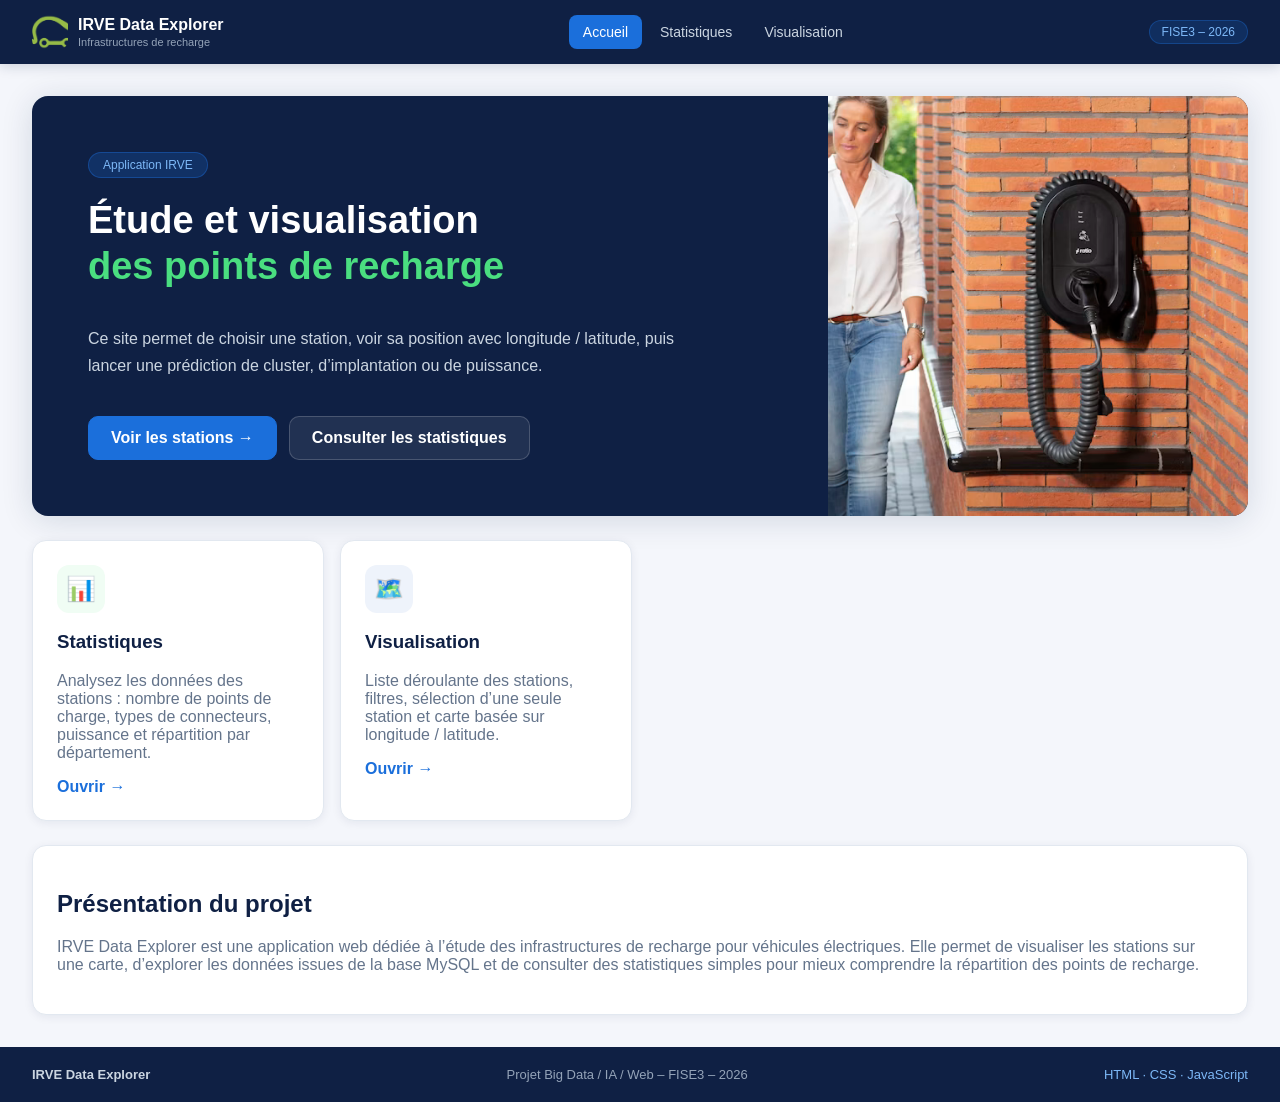
<file: index.html>
<!DOCTYPE html>
<html lang="fr">

<head>
  <meta charset="UTF-8">
  <meta name="viewport" content="width=device-width, initial-scale=1.0">
  <title>Accueil - IRVE Data Explorer</title>
  <link rel="stylesheet" href="assets/css/style.css">
</head>

<body>
  <!-- En-tête commun : logo, navigation et badge du projet -->
  <header class="site-header">
    <div class="header-inner">
      <a class="logo" href="index.html">
        <span class="logo-icon">
          <img src="image/logo.png" alt="Logo IRVE">
        </span>
        <span>
          <strong>IRVE Data Explorer</strong>
          <small>Infrastructures de recharge</small>
        </span>
      </a>

      <button class="menu-button" id="menuButton" type="button">☰</button>

      <nav class="nav" id="mainNav">
        <a class="active" href="index.html">Accueil</a>
        <a href="stats.html">Statistiques</a>
        <a href="visualisation.html">Visualisation</a>
      </nav>

      <span class="header-badge">FISE3 – 2026</span>
    </div>
  </header>

  <!-- Contenu principal : présentation de l'application et accès aux pages -->
  <main class="container">
    <!-- Section d’accueil : présentation rapide du projet -->
    <section class="hero">
      <div class="hero-text">
        <span class="pill">Application IRVE</span>
        <h1>Étude et visualisation<br><span>des points de recharge</span></h1>
        <p>
          Ce site permet de choisir une station, voir sa position avec longitude / latitude,
          puis lancer une prédiction de cluster, d’implantation ou de puissance.
        </p>
        <div class="hero-actions">
          <a class="btn primary" href="visualisation.html">Voir les stations →</a>
          <a class="btn secondary" href="stats.html">Consulter les statistiques</a>
        </div>
      </div>
      <div class="hero-image">
        <img src="image/main.png"
          alt="Borne de recharge électrique">
      </div>
    </section>

    <!-- Cartes de navigation vers les principales fonctionnalités -->
    <section class="cards-grid">
      <article class="feature-card green">
        <div class="feature-icon">📊</div>
        <h3>Statistiques</h3>
        <p>
          Analysez les données des stations : nombre de points de charge,
          types de connecteurs, puissance et répartition par département.
        </p>
        <a href="stats.html">Ouvrir →</a>
      </article>

      <article class="feature-card blue">
        <div class="feature-icon">🗺️</div>
        <h3>Visualisation</h3>
        <p>Liste déroulante des stations, filtres, sélection d’une seule station et carte basée sur longitude /
          latitude.</p>
        <a href="visualisation.html">Ouvrir →</a>
      </article>
    </section>

    <!-- Petit résumé pour expliquer l’objectif du site -->
    <section class="info-box">
      <h2>Présentation du projet</h2>
      <p>
        IRVE Data Explorer est une application web dédiée à l’étude des infrastructures
        de recharge pour véhicules électriques. Elle permet de visualiser les stations
        sur une carte, d’explorer les données issues de la base MySQL et de consulter
        des statistiques simples pour mieux comprendre la répartition des points de recharge.
      </p>
    </section>
  </main>

  <!-- Pied de page avec les informations générales du projet -->
  <footer class="site-footer">
    <div class="footer-inner">
      <span><strong>IRVE Data Explorer</strong></span>
      <span>Projet Big Data / IA / Web – FISE3 – 2026</span>
      <span class="footer-tags">HTML · CSS · JavaScript</span>
    </div>
  </footer>
</body>

</html>
</file>
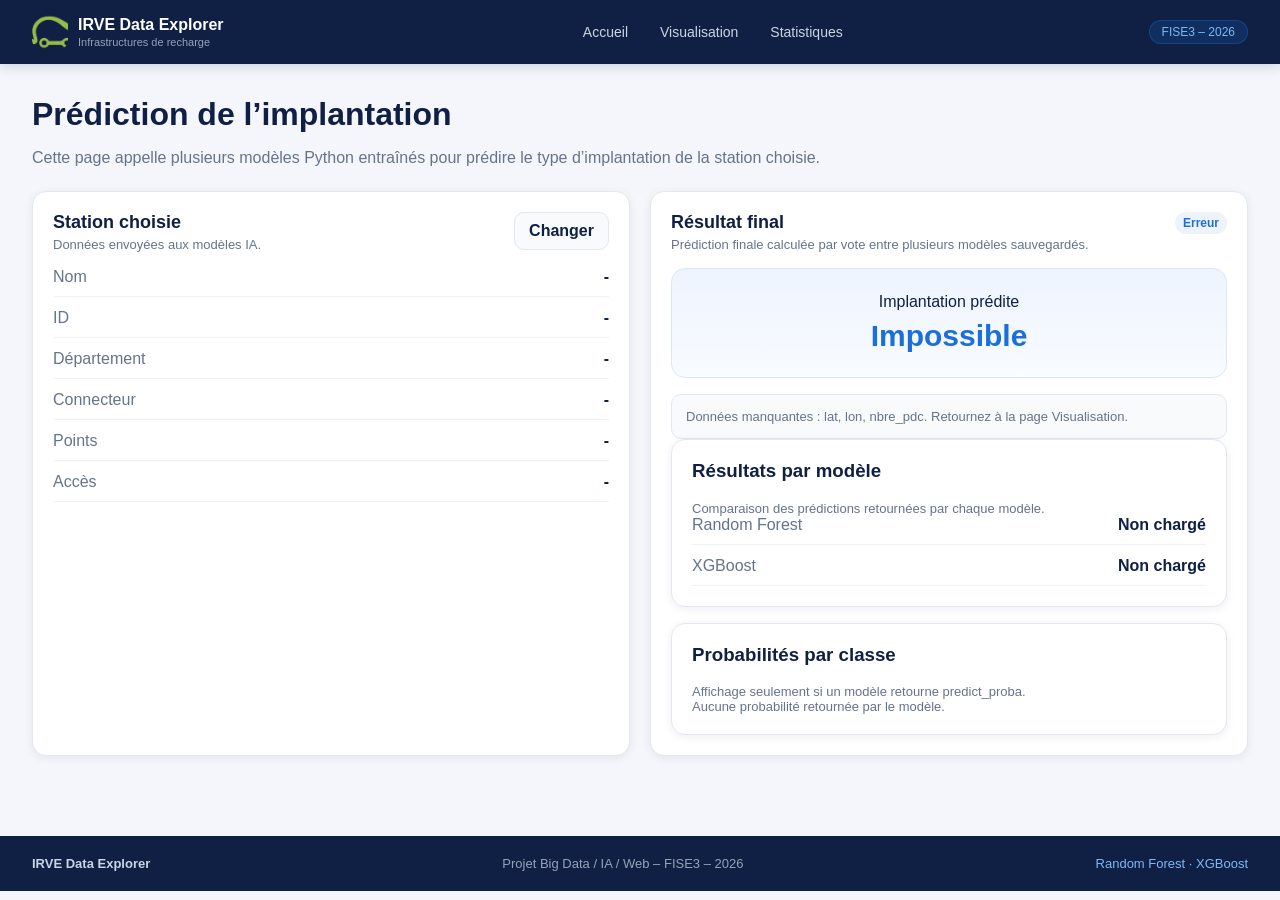
<file: implantation.html>
<!DOCTYPE html>
<html lang="fr">

<head>
  <meta charset="UTF-8">
  <meta name="viewport" content="width=device-width, initial-scale=1.0">
  <title>Prédiction implantation - IRVE Data Explorer</title>
  <link rel="stylesheet" href="assets/css/style.css">
</head>

<body>
  <!-- En-tête commun : logo, navigation et badge du projet -->
  <header class="site-header">
    <div class="header-inner">
      <a class="logo" href="index.html">
        <span class="logo-icon">
          <img src="image/logo.png" alt="Logo IRVE">
        </span>
        <span>
          <strong>IRVE Data Explorer</strong>
          <small>Infrastructures de recharge</small>
        </span>
      </a>

      <button class="menu-button" id="menuButton" type="button">☰</button>

      <nav class="nav" id="mainNav">
        <a href="index.html">Accueil</a>
        <a href="visualisation.html">Visualisation</a>
        <a href="stats.html">Statistiques</a>
      </nav>

      <span class="header-badge">FISE3 – 2026</span>
    </div>
  </header>

  <!-- Contenu principal : prédiction du type d’implantation de la station -->
  <main class="container" id="predictionPage">
    <div class="page-heading">
      <h1>Prédiction de l’implantation</h1>
      <p>Cette page appelle plusieurs modèles Python entraînés pour prédire le type d’implantation de la station
        choisie.</p>
    </div>

    <section class="page-layout">
      <!-- Données de la station utilisées comme entrée pour les modèles -->
      <div class="panel">
        <div class="panel-header">
          <div>
            <h2>Station choisie</h2>
            <p class="panel-note">Données envoyées aux modèles IA.</p>
          </div>
          <a class="btn small" href="visualisation.html">Changer</a>
        </div>

        <div class="station-summary">
          <p><span>Nom</span><strong id="summaryName">-</strong></p>
          <p><span>ID</span><strong id="summaryId">-</strong></p>
          <p><span>Département</span><strong id="summaryDept">-</strong></p>
          <p><span>Connecteur</span><strong id="summaryConnector">-</strong></p>
          <p><span>Points</span><strong id="summaryPoints">-</strong></p>
          <p><span>Accès</span><strong id="summaryAccess">-</strong></p>
        </div>
      </div>

      <!-- Zone de sortie : résultat final et détails par modèle -->
      <div class="panel prediction-result-panel">
        <div class="panel-header">
          <div>
            <h2>Résultat final</h2>
            <p class="panel-note">Prédiction finale calculée par vote entre plusieurs modèles sauvegardés.</p>
          </div>
          <span class="badge blue" id="predictionStatusBadge">Chargement</span>
        </div>

        <div class="main-result implantation-main-card">
          <span>Implantation prédite</span>
          <strong id="implantationMainResult">Chargement...</strong>
        </div>

        <div class="note-simple" id="implantationStatus">
          Appel des modèles Python en cours...
        </div>

        <!-- Comparaison rapide des modèles utilisés pour la prédiction -->
        <div class="sub-panel prediction-models-panel">
          <h3>Résultats par modèle</h3>
          <p class="panel-note">Comparaison des prédictions retournées par chaque modèle.</p>

          <div class="method-list" id="modelResultsList">
            <div><span>Random Forest</span><strong>-</strong></div>
            <div><span>XGBoost</span><strong>-</strong></div>
          </div>
        </div>

        <!-- Les probabilités sont affichées seulement si le modèle les fournit -->
        <div class="sub-panel prediction-proba-panel">
          <h3>Probabilités par classe</h3>
          <p class="panel-note">Affichage seulement si un modèle retourne predict_proba.</p>
          <div class="progress-list" id="probabilityList">
            <p class="panel-note">Chargement...</p>
          </div>
        </div>
      </div>
    </section>
  </main>

  <!-- Pied de page avec les informations générales du projet -->
  <footer class="site-footer">
    <div class="footer-inner">
      <span><strong>IRVE Data Explorer</strong></span>
      <span>Projet Big Data / IA / Web – FISE3 – 2026</span>
      <span class="footer-tags">Random Forest · XGBoost</span>
    </div>
  </footer>

  <!-- Scripts utilisés pour charger les données et gérer les interactions -->
  <script src="assets/js/prediction_implantation.js"></script>
</body>

</html>
</file>
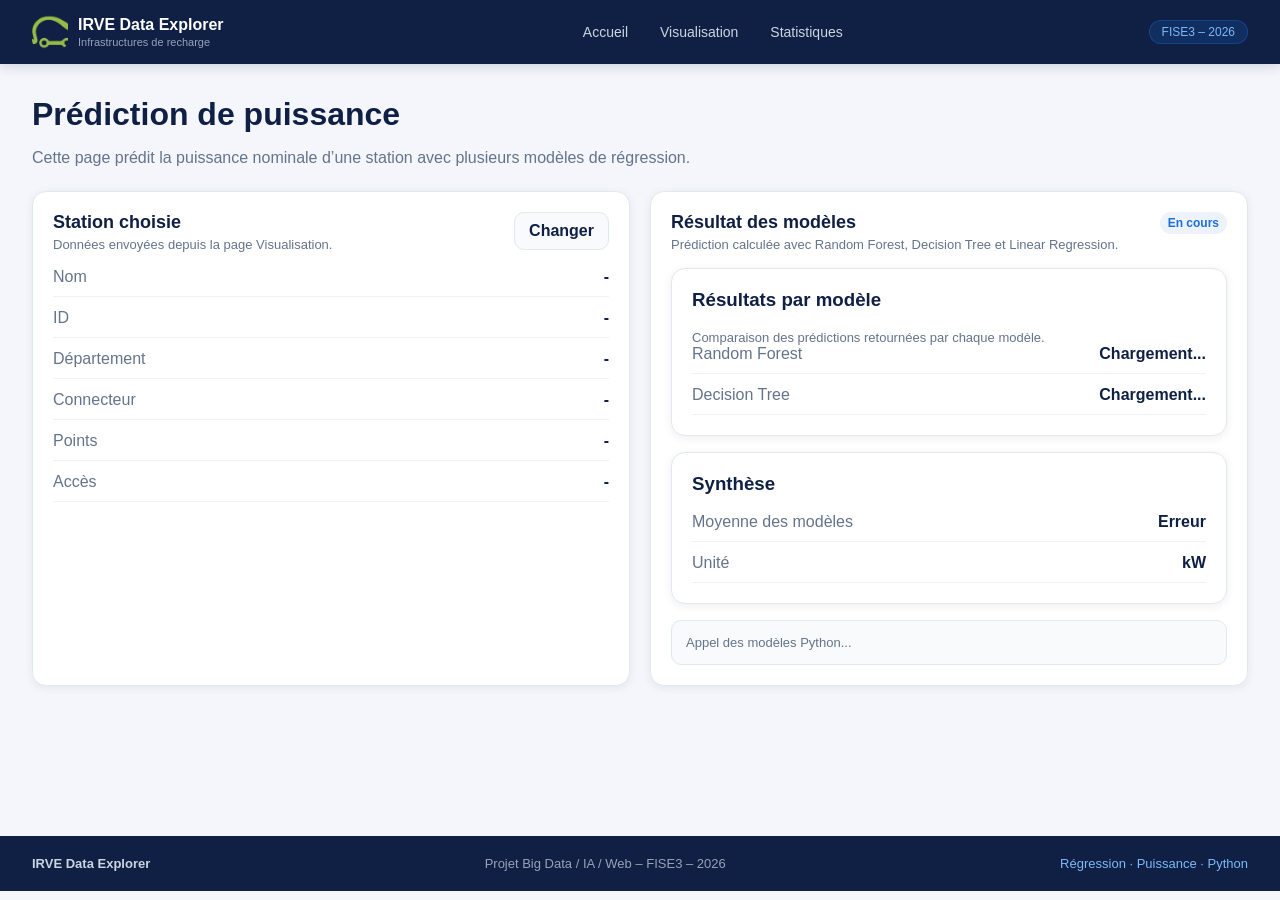
<file: puissance.html>
<!DOCTYPE html>
<html lang="fr">

<head>
  <meta charset="UTF-8">
  <meta name="viewport" content="width=device-width, initial-scale=1.0">
  <title>Prédiction puissance - IRVE Data Explorer</title>
  <link rel="stylesheet" href="assets/css/style.css">
</head>

<body>
  <!-- En-tête commun : logo, navigation et badge du projet -->
  <header class="site-header">
    <div class="header-inner">
      <a class="logo" href="index.html">
        <span class="logo-icon">
          <img src="image/logo.png" alt="Logo IRVE">
        </span>
        <span>
          <strong>IRVE Data Explorer</strong>
          <small>Infrastructures de recharge</small>
        </span>
      </a>

      <button class="menu-button" id="menuButton" type="button">☰</button>

      <nav class="nav" id="mainNav">
        <a href="index.html">Accueil</a>
        <a href="visualisation.html">Visualisation</a>
        <a href="stats.html">Statistiques</a>
      </nav>

      <span class="header-badge">FISE3 – 2026</span>
    </div>
  </header>

  <!-- Contenu principal : prédiction de la puissance nominale -->
  <main class="container" id="puissancePage">
    <div class="page-heading">
      <h1>Prédiction de puissance</h1>
      <p>Cette page prédit la puissance nominale d’une station avec plusieurs modèles de régression.</p>
    </div>

    <section class="page-layout">
      <!-- Informations de la station sélectionnée dans la page Visualisation -->
      <!-- Résultats retournés par les modèles de régression -->
      <div class="panel">
        <div class="panel-header">
          <div>
            <h2>Station choisie</h2>
            <p class="panel-note">Données envoyées depuis la page Visualisation.</p>
          </div>
          <a class="btn small" href="visualisation.html">Changer</a>
        </div>

        <div class="station-summary">
          <p><span>Nom</span><strong id="summaryName">-</strong></p>
          <p><span>ID</span><strong id="summaryId">-</strong></p>
          <p><span>Département</span><strong id="summaryDept">-</strong></p>
          <p><span>Connecteur</span><strong id="summaryConnector">-</strong></p>
          <p><span>Points</span><strong id="summaryPoints">-</strong></p>
          <p><span>Accès</span><strong id="summaryAccess">-</strong></p>
        </div>
      </div>

      <div class="panel">
        <div class="panel-header">
          <div>
            <h2>Résultat des modèles</h2>
            <p class="panel-note">Prédiction calculée avec Random Forest, Decision Tree et Linear Regression.</p>
          </div>
          <span class="badge blue" id="powerStatusBadge">Chargement</span>
        </div>

        <!-- Détail des valeurs prédites par chaque modèle -->
        <div class="sub-panel prediction-models-panel">
          <h3>Résultats par modèle</h3>
          <p class="panel-note">Comparaison des prédictions retournées par chaque modèle.</p>

          <div class="method-list" id="powerModelResultsList">
            <div><span>Random Forest</span><strong>Chargement...</strong></div>
            <div><span>Decision Tree</span><strong>Chargement...</strong></div>
          </div>
        </div>

        <!-- Synthèse finale utilisée pour afficher une valeur simple à l’utilisateur -->
        <div class="sub-panel prediction-models-panel" style="margin-top:16px;">
          <h3>Synthèse</h3>
          <div class="method-list">
            <div><span>Moyenne des modèles</span><strong id="averagePowerResult">-</strong></div>
            <div><span>Unité</span><strong id="powerUnitResult">kW</strong></div>
          </div>
        </div>

        <div class="note-simple" id="powerStatus">
          Appel des modèles Python en cours...
        </div>
      </div>
    </section>
  </main>

  <!-- Pied de page avec les informations générales du projet -->
  <footer class="site-footer">
    <div class="footer-inner">
      <span><strong>IRVE Data Explorer</strong></span>
      <span>Projet Big Data / IA / Web – FISE3 – 2026</span>
      <span class="footer-tags">Régression · Puissance · Python</span>
    </div>
  </footer>

  <!-- Scripts utilisés pour charger les données et gérer les interactions -->
  <script src="assets/js/prediction_puissance.js"></script>
</body>

</html>
</file>
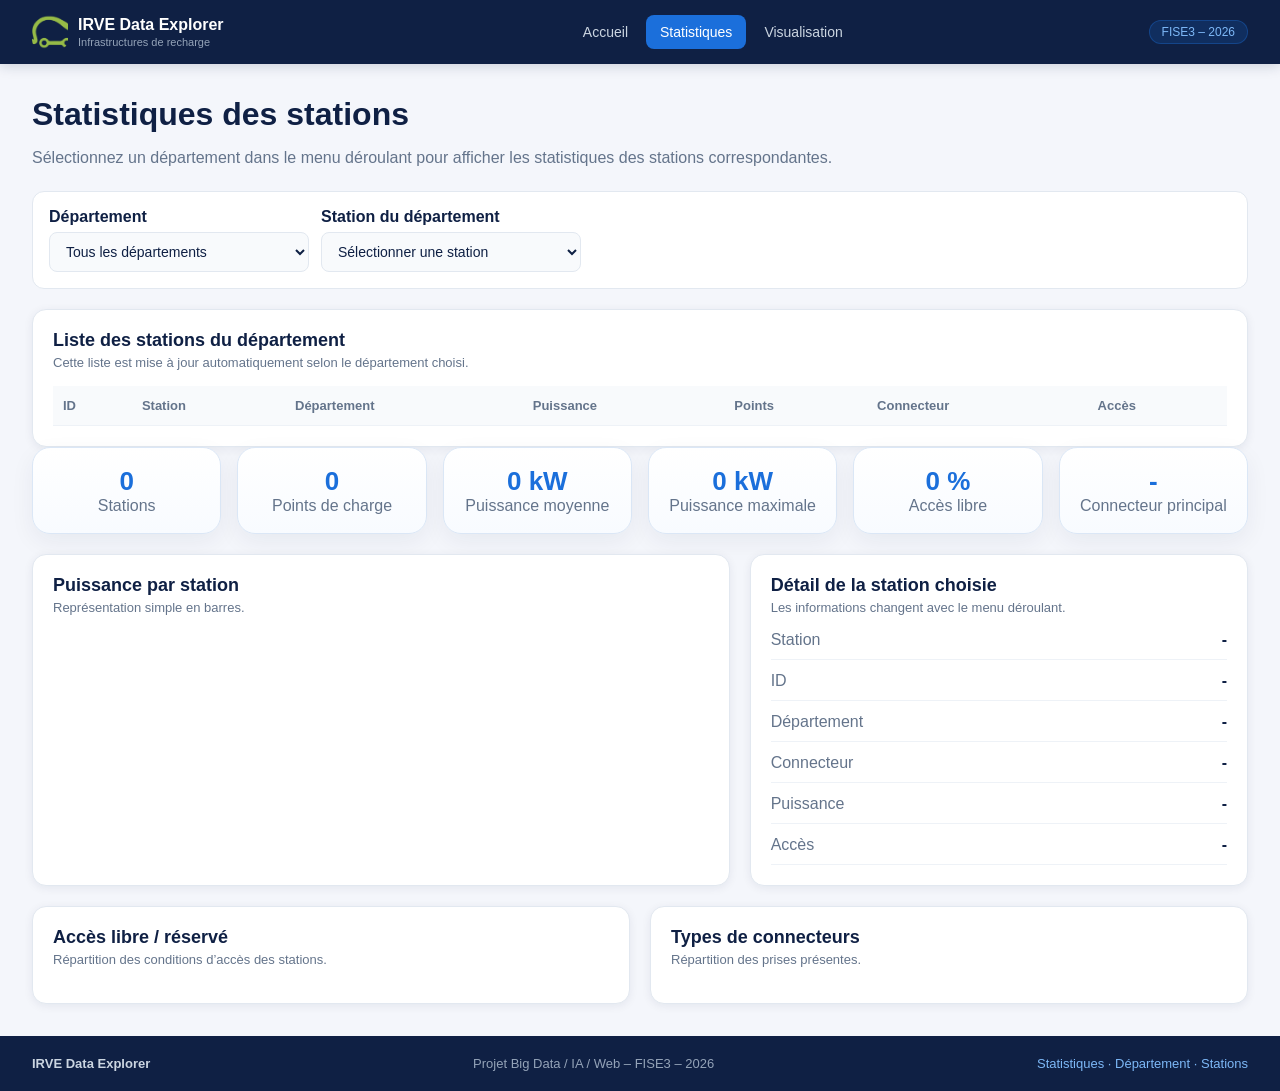
<file: stats.html>
<!DOCTYPE html>
<html lang="fr">

<head>
  <meta charset="UTF-8">
  <meta name="viewport" content="width=device-width, initial-scale=1.0">
  <title>Statistiques - IRVE Data Explorer</title>
  <link rel="stylesheet" href="assets/css/style.css">
</head>

<body>
  <!-- En-tête commun : logo, navigation et badge du projet -->
  <header class="site-header">
    <div class="header-inner">
      <a class="logo" href="index.html">
        <span class="logo-icon">
          <img src="image/logo.png" alt="Logo IRVE">
        </span>
        <span>
          <strong>IRVE Data Explorer</strong>
          <small>Infrastructures de recharge</small>
        </span>
      </a>

      <button class="menu-button" id="menuButton" type="button">☰</button>

      <nav class="nav" id="mainNav">
        <a href="index.html">Accueil</a>
        <a class="active" href="stats.html">Statistiques</a>
        <a href="visualisation.html">Visualisation</a>
      </nav>

      <span class="header-badge">FISE3 – 2026</span>
    </div>
  </header>

  <!-- Contenu principal : statistiques et détails des stations -->
  <main class="container" id="statsPage">
    <div class="page-heading">
      <h1>Statistiques des stations</h1>
      <p>Sélectionnez un département dans le menu déroulant pour afficher les statistiques des stations correspondantes.
      </p>
    </div>

    <!-- Filtres pour choisir le département et la station à analyser -->
    <section class="filter-bar stats-filter-bar">
      <label class="simple-label">
        Département
        <select id="statsDeptSelect">
          <option value="Tous">Tous les départements</option>
        </select>
      </label>

      <label class="simple-label">
        Station du département
        <select id="statsStationSelect">
          <option value="">Sélectionner une station</option>
        </select>
      </label>
    </section>

    <!-- Tableau mis à jour avec les stations correspondant aux filtres -->
    <section class="panel stats-table-panel">
      <div class="panel-header">
        <div>
          <h2>Liste des stations du département</h2>
          <p class="panel-note">Cette liste est mise à jour automatiquement selon le département choisi.</p>
        </div>
      </div>

      <div class="table-wrapper">
        <table class="stats-table">
          <thead>
            <tr>
              <th>ID</th>
              <th>Station</th>
              <th>Département</th>
              <th>Puissance</th>
              <th>Points</th>
              <th>Connecteur</th>
              <th>Accès</th>
            </tr>
          </thead>
          <tbody id="statsTableBody"></tbody>
        </table>
      </div>
    </section>


    <!-- Indicateurs principaux calculés à partir des stations affichées -->
    <section class="stats-kpi-grid">
      <div class="stat-card"><strong id="statNbStations">0</strong><span>Stations</span></div>
      <div class="stat-card"><strong id="statTotalPoints">0</strong><span>Points de charge</span></div>
      <div class="stat-card"><strong id="statAvgPower">0 kW</strong><span>Puissance moyenne</span></div>
      <div class="stat-card"><strong id="statMaxPower">0 kW</strong><span>Puissance maximale</span></div>
      <div class="stat-card"><strong id="statAccessLibrePercent">0 %</strong><span>Accès libre</span></div>
      <div class="stat-card"><strong id="statMainConnector">-</strong><span>Connecteur principal</span></div>
    </section>

    <!-- Graphiques simples et détail de la station sélectionnée -->
    <section class="stats-panel-grid">
      <div class="panel">
        <div class="panel-header">
          <div>
            <h2>Puissance par station</h2>
            <p class="panel-note">Représentation simple en barres.</p>
          </div>
        </div>
        <div class="simple-bars" id="powerStatsChart"></div>
      </div>

      <div class="panel">
        <div class="panel-header">
          <div>
            <h2>Détail de la station choisie</h2>
            <p class="panel-note">Les informations changent avec le menu déroulant.</p>
          </div>
        </div>
        <div class="station-summary big-summary">
          <p><span>Station</span><strong id="detailName">-</strong></p>
          <p><span>ID</span><strong id="detailId">-</strong></p>
          <p><span>Département</span><strong id="detailDept">-</strong></p>
          <p><span>Connecteur</span><strong id="detailConnector">-</strong></p>
          <p><span>Puissance</span><strong id="detailPower">-</strong></p>
          <p><span>Accès</span><strong id="detailAccess">-</strong></p>
        </div>
      </div>
    </section>

    <!-- Répartitions complémentaires : accès et types de connecteurs -->
    <section class="stats-panel-grid bottom-panels">
      <div class="panel">
        <div class="panel-header">
          <div>
            <h2>Accès libre / réservé</h2>
            <p class="panel-note">Répartition des conditions d’accès des stations.</p>
          </div>
        </div>
        <div class="progress-list" id="accessStatsChart"></div>
      </div>

      <div class="panel">
        <div class="panel-header">
          <div>
            <h2>Types de connecteurs</h2>
            <p class="panel-note">Répartition des prises présentes.</p>
          </div>
        </div>
        <div class="progress-list" id="connectorStatsChart"></div>
      </div>
    </section>

  </main>

  <!-- Pied de page avec les informations générales du projet -->
  <footer class="site-footer">
    <div class="footer-inner">
      <span><strong>IRVE Data Explorer</strong></span>
      <span>Projet Big Data / IA / Web – FISE3 – 2026</span>
      <span class="footer-tags">Statistiques · Département · Stations</span>
    </div>
  </footer>

  <!-- Scripts utilisés pour charger les données et gérer les interactions -->
  <script src="assets/js/stats_db.js"></script>
</body>

</html>
</file>
<file: assets/css/style.css>
/*
  Feuille de style principale du projet IRVE.
  Elle contient la mise en page générale, les couleurs,
  les tableaux, les cartes et les pages de prédiction.
*/

/* Variables de couleurs utilisées dans tout le site.
   Cela permet de modifier facilement le thème général. */
:root {
  --dark: #0F2044;
  --blue: #1B6FDB;
  --green: #22C55E;
  --orange: #F59E0B;
  --purple: #8B5CF6;
  --red: #EF4444;
  --background: #F4F6FB;
  --text: #0F2044;
  --muted: #64748B;
  --border: #E2E8F0;
  --card: #FFFFFF;
}

/* Le padding et les bordures restent inclus dans la taille des éléments. */
* {
  box-sizing: border-box;
}

/* Style général appliqué à toutes les pages. */
body {
  margin: 0;
  font-family: Arial, Helvetica, sans-serif;
  background: var(--background);
  color: var(--text);
}

/* Les liens utilisent leur couleur héritée et n'ont pas de soulignement. */
a {
  text-decoration: none;
  color: inherit;
}

/*  Header / Footer  */

/* En-tête commun à toutes les pages.
   Il reste visible lorsque l'utilisateur descend dans la page. */
.site-header {
  background: var(--dark);
  color: white;
  position: sticky;
  top: 0;
  z-index: 100;
  box-shadow: 0 2px 12px rgba(15, 32, 68, 0.18);
}

.header-inner,
.footer-inner {
  max-width: 1440px;
  margin: auto;
}

/* Organisation du contenu du header : logo, menu et badge. */
.header-inner {
  min-height: 64px;
  padding: 0 32px;
  display: flex;
  align-items: center;
  gap: 24px;
}

.logo {
  display: flex;
  align-items: center;
  gap: 10px;
  min-width: 245px;
}

/* Taille fixe du logo pour qu'il reste bien aligné dans le header. */
.logo-icon {
  width: 36px;
  height: 36px;
  min-width: 36px;
  max-width: 36px;
  border-radius: 10px;
  overflow: hidden;
  display: flex;
  align-items: center;
  justify-content: center;
  background: transparent;
}

.logo-icon img {
  width: 100%;
  height: 100%;
  object-fit: contain;
  display: block;
}

.logo-icon img {
  width: 100%;
  height: 100%;
  object-fit: cover;
  display: block;
}

.logo small {
  display: block;
  color: #94A3B8;
  font-size: 11px;
  margin-top: 2px;
}

/* Menu principal centré dans le header. */
.nav {
  flex: 1;
  display: flex;
  justify-content: center;
  gap: 4px;
}

.nav a {
  padding: 9px 14px;
  border-radius: 8px;
  color: #CBD5E1;
  font-size: 14px;
}

.nav a:hover,
.nav a.active {
  background: var(--blue);
  color: white;
}

.header-badge {
  background: rgba(27, 111, 219, 0.18);
  color: #7DB8F7;
  border: 1px solid rgba(27, 111, 219, 0.35);
  border-radius: 20px;
  padding: 4px 12px;
  font-size: 12px;
  white-space: nowrap;
}

/* Le bouton du menu mobile est caché sur les grands écrans. */
.menu-button {
  display: none;
  border: none;
  background: var(--blue);
  color: white;
  padding: 8px 12px;
  border-radius: 8px;
  cursor: pointer;
}

/* Pied de page commun avec les informations du projet. */
.site-footer {
  background: var(--dark);
  color: #94A3B8;
  padding: 20px 32px;
}

.footer-inner {
  display: flex;
  justify-content: space-between;
  align-items: center;
  gap: 16px;
  font-size: 13px;
}

.footer-inner strong {
  color: #CBD5E1;
}

.footer-tags {
  color: #7DB8F7;
}

/*  Layout général  */

/* Conteneur principal qui limite la largeur du contenu. */
.container {
  max-width: 1440px;
  margin: auto;
  padding: 32px;
  min-height: calc(100vh - 128px);
}

.page-heading {
  margin-bottom: 24px;
}

.page-heading h1,
.section-title h2 {
  margin: 0;
}

.page-heading p,
.panel-note,
.info-box p,
.feature-card p,
.result-card p,
.method-card p,
.method-card small,
.sub-panel p {
  color: var(--muted);
}

/* Grilles utilisées pour afficher deux zones côte à côte. */
.two-columns,
.visualisation-layout,
.page-layout,
.stats-panel-grid,
.bottom-panels {
  display: grid;
  gap: 20px;
}

.two-columns,
.visualisation-layout,
.page-layout {
  grid-template-columns: 1fr 1fr;
}

/* Style commun des cartes et panneaux du site. */
.panel,
.info-box,
.stat-card,
.feature-card,
.result-card,
.method-card,
.sub-panel {
  background: white;
  border: 1px solid var(--border);
  border-radius: 14px;
  box-shadow: 0 2px 10px rgba(15, 32, 68, 0.07);
}

.panel {
  padding: 20px;
}

.info-box {
  padding: 24px;
  margin-top: 24px;
}

.panel-header {
  display: flex;
  justify-content: space-between;
  align-items: flex-start;
  gap: 16px;
  margin-bottom: 16px;
}

.panel h2,
.panel-header h2 {
  margin: 0 0 4px;
  font-size: 18px;
}

.panel-note {
  margin: 0;
  font-size: 13px;
}

/*  Hero accueil  */

/* Grande section de présentation sur la page d'accueil. */
.hero {
  background: var(--dark);
  border-radius: 16px;
  overflow: hidden;
  display: grid;
  grid-template-columns: 1fr 420px;
  min-height: 370px;
  box-shadow: 0 4px 32px rgba(15, 32, 68, 0.14);
}

.hero-text {
  padding: 56px;
  display: flex;
  flex-direction: column;
  justify-content: center;
  gap: 20px;
}

.pill {
  display: inline-block;
  width: fit-content;
  color: #7DB8F7;
  background: rgba(27, 111, 219, 0.22);
  border: 1px solid rgba(27, 111, 219, 0.4);
  border-radius: 20px;
  padding: 5px 14px;
  font-size: 12px;
}

.hero h1 {
  margin: 0;
  color: white;
  font-size: 38px;
  line-height: 1.2;
}

.hero h1 span {
  color: #4ADE80;
}

.hero p {
  color: #CBD5E1;
  line-height: 1.7;
  max-width: 620px;
}

.hero-image {
  background: linear-gradient(135deg, var(--blue), var(--green));
  display: flex;
  align-items: center;
  justify-content: center;
  color: white;
  font-size: 86px;
}

/* L'image du hero remplit toute sa zone sans être déformée. */
.hero-image img {
  width: 100%;
  height: 100%;
  object-fit: cover;
}

.hero-actions {
  display: flex;
  gap: 12px;
  flex-wrap: wrap;
}

/*  Boutons / Badges  */

/* Style de base réutilisé pour les différents boutons. */
.btn {
  display: inline-block;
  border: 1px solid var(--border);
  border-radius: 10px;
  padding: 12px 22px;
  font-weight: bold;
  cursor: pointer;
  background: white;
  text-align: center;
}

.btn.primary {
  background: var(--blue);
  color: white;
  border-color: var(--blue);
}

.btn.secondary {
  background: rgba(255, 255, 255, 0.08);
  color: white;
  border-color: rgba(255, 255, 255, 0.18);
}

.btn.small {
  padding: 9px 14px;
  color: var(--text);
  background: #F8FAFC;
}

.btn.small:hover,
.btn.small.active {
  background: var(--blue);
  color: white;
  border-color: var(--blue);
}

/* Petits badges utilisés pour afficher un statut ou une catégorie. */
.badge {
  display: inline-block;
  padding: 4px 8px;
  border-radius: 999px;
  font-size: 12px;
  font-weight: bold;
}

.badge.blue {
  background: #EEF3FB;
  color: var(--blue);
}

.badge.green {
  background: #F0FDF4;
  color: #16A34A;
}

.badge.orange {
  background: #FFF5E9;
  color: #D97706;
}

.badge.purple {
  background: #F3EFFE;
  color: #7C3AED;
}

.badge.dark {
  background: #E2E8F0;
  color: var(--dark);
}

/*  Cartes accueil  */

/* Grilles utilisées pour les cartes d'accueil et les statistiques. */
.cards-grid,
.stats-grid,
.result-grid,
.kpi-grid {
  display: grid;
  gap: 16px;
}

.cards-grid,
.stats-grid {
  grid-template-columns: repeat(4, 1fr);
  margin-top: 24px;
}

.home-two-cards {
  grid-template-columns: repeat(2, 1fr);
  max-width: 760px;
  margin-left: auto;
  margin-right: auto;
}

.feature-card {
  padding: 24px;
}

.feature-icon {
  width: 48px;
  height: 48px;
  display: flex;
  align-items: center;
  justify-content: center;
  font-size: 24px;
  border-radius: 12px;
  margin-bottom: 16px;
}

.feature-card.blue .feature-icon {
  background: #EEF3FB;
  color: var(--blue);
}

.feature-card.green .feature-icon {
  background: #F0FDF4;
  color: var(--green);
}

.feature-card.orange .feature-icon {
  background: #FFFBEB;
  color: var(--orange);
}

.feature-card.purple .feature-icon {
  background: #F3EFFE;
  color: var(--purple);
}

.feature-card a {
  color: var(--blue);
  font-weight: bold;
}

/*  Formulaires / Filtres  */

/* Style simple pour les champs de filtre et les listes déroulantes. */
select,
input {
  border: 1px solid var(--border);
  border-radius: 8px;
  padding: 10px 12px;
  background: #F8FAFC;
  color: var(--text);
  font-size: 14px;
}

.filter-bar {
  background: white;
  border: 1px solid var(--border);
  border-radius: 12px;
  padding: 16px;
  display: flex;
  gap: 12px;
  margin-bottom: 20px;
}

.filter-bar input {
  flex: 1;
}

.simple-label {
  display: grid;
  gap: 6px;
  font-weight: bold;
  color: var(--text);
  min-width: 260px;
}

/*  Visualisation : tableau + carte  */

/* La liste devient scrollable si beaucoup de stations sont affichées. */
.station-list {
  max-height: 520px;
  overflow-y: auto;
  padding-right: 6px;
}

.station-list::-webkit-scrollbar {
  width: 8px;
}

.station-list::-webkit-scrollbar-thumb {
  background: #C6D3E7;
  border-radius: 999px;
}

.station-table-wrapper {
  width: 100%;
  overflow-x: auto;
  border: 1px solid #DBE7F6;
  border-radius: 14px;
  background: white;
}

/* Tableau utilisé pour afficher les stations dans la page Visualisation. */
.station-table {
  width: 100%;
  border-collapse: collapse;
  font-size: 13px;
}

.station-table thead {
  position: sticky;
  top: 0;
  z-index: 2;
  background: #F8FBFF;
}

.station-table th,
.station-table td {
  padding: 12px 10px;
  border-bottom: 1px solid #EEF2F7;
  text-align: left;
  vertical-align: top;
}

.station-table th {
  color: var(--muted);
  font-weight: 700;
  white-space: nowrap;
}

.station-table tbody tr {
  cursor: pointer;
  transition: background 0.15s ease;
}

/* La ligne est mise en évidence au passage de la souris. */
.station-table tbody tr:hover {
  background: #EEF5FF;
}

/* Style appliqué à la station sélectionnée par l'utilisateur. */
.station-table tbody tr.selected-row {
  background: #EAF2FF;
  outline: 2px solid var(--blue);
  outline-offset: -2px;
}

.station-table input[type="radio"] {
  width: 16px;
  height: 16px;
  cursor: pointer;
}

.station-table strong {
  display: block;
  color: var(--dark);
  margin-bottom: 4px;
}

.station-table small {
  display: block;
  color: var(--muted);
  font-size: 12px;
  line-height: 1.35;
  max-width: 220px;
}

.table-badge {
  display: inline-block;
  padding: 5px 9px;
  border-radius: 999px;
  background: #EEF4FF;
  color: #1B4F9C;
  font-weight: 700;
  white-space: nowrap;
}

#resultCount {
  font-weight: 700;
  color: var(--dark);
}

/* Les trois boutons de prédiction sont placés sur la même ligne. */
.prediction-actions {
  display: grid;
  grid-template-columns: repeat(3, 1fr);
  gap: 10px;
  margin-top: 16px;
}

.map-zone {
  min-height: 610px;
}

/* Dimensions communes des cartes Leaflet du projet. */
.leaflet-map,
.cluster-map-frame {
  height: 520px;
  width: 100%;
  border-radius: 14px;
  border: 1px solid #DBE7F6;
  overflow: hidden;
  background: #F8FBFF;
  display: block;
}

.leaflet-popup-content {
  font-family: Arial, Helvetica, sans-serif;
  font-size: 13px;
  color: var(--text);
}

.leaflet-popup-content strong {
  color: var(--dark);
}

.map-legend {
  display: flex;
  gap: 12px;
  flex-wrap: wrap;
  margin-top: 12px;
  color: var(--muted);
  font-size: 13px;
}

/*  Stats  */

.stats-filter-bar {
  align-items: end;
}

/* Grille des indicateurs principaux de la page Statistiques. */
.stats-kpi-grid {
  display: grid;
  grid-template-columns: repeat(6, 1fr);
  gap: 16px;
  margin-bottom: 20px;
}

/* Carte utilisée pour afficher une valeur statistique importante. */
.stat-card {
  padding: 18px;
  text-align: center;
  background: linear-gradient(180deg, #FFFFFF, #F8FBFF);
  border: 1px solid #DBE7F6;
  border-radius: 18px;
  box-shadow: 0 8px 24px rgba(15, 32, 68, 0.06);
  transition: 0.2s ease;
}

.stat-card:hover {
  transform: translateY(-2px);
  box-shadow: 0 12px 28px rgba(15, 32, 68, 0.10);
}

.stat-card strong {
  display: block;
  color: var(--blue);
  font-size: 26px;
}

.stat-card span {
  color: var(--muted);
}

.stats-panel-grid {
  grid-template-columns: 1.4fr 1fr;
  margin-top: 20px;
}

.bottom-panels {
  grid-template-columns: 1fr 1fr;
}

.stats-table-panel {
  margin-top: 20px;
}

.table-wrapper {
  overflow-x: auto;
}

.stats-table {
  width: 100%;
  border-collapse: collapse;
  font-size: 13px;
}

.stats-table th,
.stats-table td {
  padding: 12px 10px;
  border-bottom: 1px solid #EEF2F7;
  text-align: left;
  white-space: nowrap;
}

.stats-table th {
  color: var(--muted);
  background: #F8FAFC;
}

.stats-table tbody tr {
  cursor: pointer;
  transition: 0.15s ease;
}

.stats-table tbody tr:hover {
  background: #EEF5FF;
}

/* Ligne graphique utilisée pour comparer plusieurs valeurs. */
.pretty-bar-row {
  display: grid;
  grid-template-columns: 170px 1fr 70px;
  gap: 12px;
  align-items: center;
  padding: 12px;
  border: 1px solid #E4ECF7;
  border-radius: 14px;
  background: #F8FBFF;
  margin-bottom: 10px;
}

.pretty-bar-info {
  min-width: 0;
}

.pretty-bar-info strong {
  display: block;
  color: #10234D;
  font-size: 0.92rem;
  white-space: nowrap;
  overflow: hidden;
  text-overflow: ellipsis;
}

.pretty-bar-info span {
  display: block;
  color: var(--muted);
  font-size: 0.78rem;
  margin-top: 3px;
}

.pretty-bar-track,
.pretty-progress-track {
  height: 12px;
  background: #E9F0FA;
  border-radius: 999px;
  overflow: hidden;
}

.pretty-bar-fill,
.pretty-progress-fill {
  display: block;
  height: 100%;
  border-radius: 999px;
  background: linear-gradient(90deg, var(--blue), var(--green));
}

.pretty-progress-fill.blue {
  background: linear-gradient(90deg, var(--blue), var(--purple));
}

.pretty-bar-value {
  text-align: right;
  font-weight: 700;
  color: #10234D;
  font-size: 0.88rem;
}

/* Barre de progression utilisée pour afficher des pourcentages. */
.pretty-progress-row {
  padding: 14px;
  border: 1px solid #E4ECF7;
  border-radius: 14px;
  background: #F8FBFF;
  margin-bottom: 12px;
}

.pretty-progress-top {
  display: flex;
  justify-content: space-between;
  align-items: center;
  margin-bottom: 8px;
}

.pretty-progress-top strong {
  color: #10234D;
  font-size: 0.92rem;
}

.pretty-progress-top span {
  color: var(--blue);
  font-weight: 700;
}

/*  Pages prédiction / cluster  */

.method-card,
.sub-panel,
.result-card {
  padding: 20px;
}

.method-card h3,
.sub-panel h3,
.result-card h3 {
  margin-top: 0;
}

.method-card strong {
  display: block;
  color: var(--blue);
  font-size: 22px;
  margin: 12px 0 6px;
}

.method-card.green strong {
  color: var(--green);
}

.method-card.orange strong {
  color: var(--orange);
}

.method-card.purple strong {
  color: var(--purple);
}

.result-grid.two-cards {
  grid-template-columns: repeat(2, 1fr);
}

/* Listes utilisées pour les résultats des modèles et le résumé d'une station. */
.method-list,
.score-list,
.station-summary {
  display: grid;
  gap: 12px;
}

.method-list div,
.score-list p,
.station-summary p {
  margin: 0;
  display: flex;
  justify-content: space-between;
  align-items: center;
  gap: 12px;
  border-bottom: 1px solid #EEF2F7;
  padding-bottom: 10px;
}

.method-list span,
.score-list span,
.station-summary span {
  color: var(--muted);
}

/* Bloc principal qui met en avant le résultat de la prédiction. */
.main-result {
  background: linear-gradient(180deg, #EEF4FF, #F8FBFF);
  border: 1px solid #DBE7F6;
  border-radius: 14px;
  padding: 24px;
  text-align: center;
  margin-bottom: 16px;
}

.main-result strong {
  display: block;
  color: var(--blue);
  font-size: 30px;
  margin-top: 8px;
}

/* Zone de texte utilisée pour afficher un message ou un statut. */
.note-simple {
  margin-top: 16px;
  padding: 14px;
  background: #F8FAFC;
  border: 1px solid var(--border);
  border-radius: 10px;
  color: var(--muted);
  font-size: 13px;
}

.cluster-map-panel {
  margin-top: 0;
}

.cluster-color-badge {
  display: inline-block;
  padding: 7px 12px;
  border-radius: 999px;
  background: #EEF4FF;
  color: #1B4F9C;
  font-weight: 700;
  font-size: 13px;
  white-space: nowrap;
}

/* Résumé du cluster prédit dans la page Cluster. */
.cluster-result-line {
  display: flex;
  justify-content: space-between;
  align-items: center;
  gap: 12px;
  background: #EEF4FF;
  border: 1px solid #DBE7F6;
  border-radius: 14px;
  padding: 14px 16px;
  margin-bottom: 12px;
}

.cluster-result-line span {
  color: var(--muted);
  font-weight: 700;
}

.cluster-result-line strong {
  color: var(--dark);
  font-size: 22px;
}

.prediction-proba-panel {
  margin-top: 16px;
}

/*  Responsive  */

/* Adaptation de la mise en page pour les tablettes et petits ordinateurs. */
@media (max-width: 1050px) {

  .hero,
  .two-columns,
  .visualisation-layout,
  .page-layout,
  .stats-panel-grid,
  .bottom-panels,
  .result-grid.two-cards {
    grid-template-columns: 1fr;
  }

  .stats-grid,
  .cards-grid,
  .stats-kpi-grid {
    grid-template-columns: repeat(2, 1fr);
  }

  .hero-image {
    display: none;
  }

  .footer-inner {
    flex-direction: column;
    text-align: center;
  }

  .station-table {
    min-width: 720px;
  }
}

/* Adaptation pour les téléphones : menu mobile et colonnes verticales. */
@media (max-width: 780px) {
  .header-inner {
    padding: 12px 16px;
    flex-wrap: wrap;
  }

  .menu-button {
    display: block;
    margin-left: auto;
  }

  .nav {
    display: none;
    width: 100%;
    flex-direction: column;
    order: 4;
  }

  .nav.open {
    display: flex;
  }

  .header-badge {
    display: none;
  }

  .container {
    padding: 20px 16px;
  }

  .hero-text {
    padding: 32px 24px;
  }

  .hero h1 {
    font-size: 30px;
  }

  .filter-bar,
  .prediction-actions {
    grid-template-columns: 1fr;
    flex-direction: column;
  }

  .filter-bar input,
  .filter-bar select,
  .filter-bar button,
  .prediction-actions .btn {
    width: 100%;
  }

  .stats-grid,
  .cards-grid,
  .home-two-cards,
  .stats-kpi-grid {
    grid-template-columns: 1fr;
    max-width: 100%;
  }

  .simple-label {
    min-width: 100%;
  }

  .pretty-bar-row {
    grid-template-columns: 1fr;
  }

  .pretty-bar-value {
    text-align: left;
  }
}


/*  Popup de la carte 
   Mise en forme des informations affichées lorsqu'on clique sur une station. */
.station-map-popup {
  min-width: 240px;
  display: grid;
  gap: 8px;
}

.station-map-popup>strong {
  display: block;
  color: #0f2044;
  font-size: 15px;
  line-height: 1.25;
  margin-bottom: 2px;
}

.popup-subtitle {
  display: inline-block;
  width: fit-content;
  padding: 4px 8px;
  border-radius: 999px;
  background: #eef4ff;
  color: #1b4f9c;
  font-size: 12px;
  font-weight: 700;
  margin-bottom: 4px;
}

.popup-stat-line {
  display: grid;
  grid-template-columns: 92px 1fr;
  gap: 8px;
  align-items: start;
  padding-top: 6px;
  border-top: 1px solid #eef2f7;
}

.popup-stat-line span {
  color: #64748b;
  font-size: 12px;
  font-weight: 700;
}

.popup-stat-line b {
  color: #10234d;
  font-size: 12px;
  font-weight: 700;
  line-height: 1.35;
}
</file>
